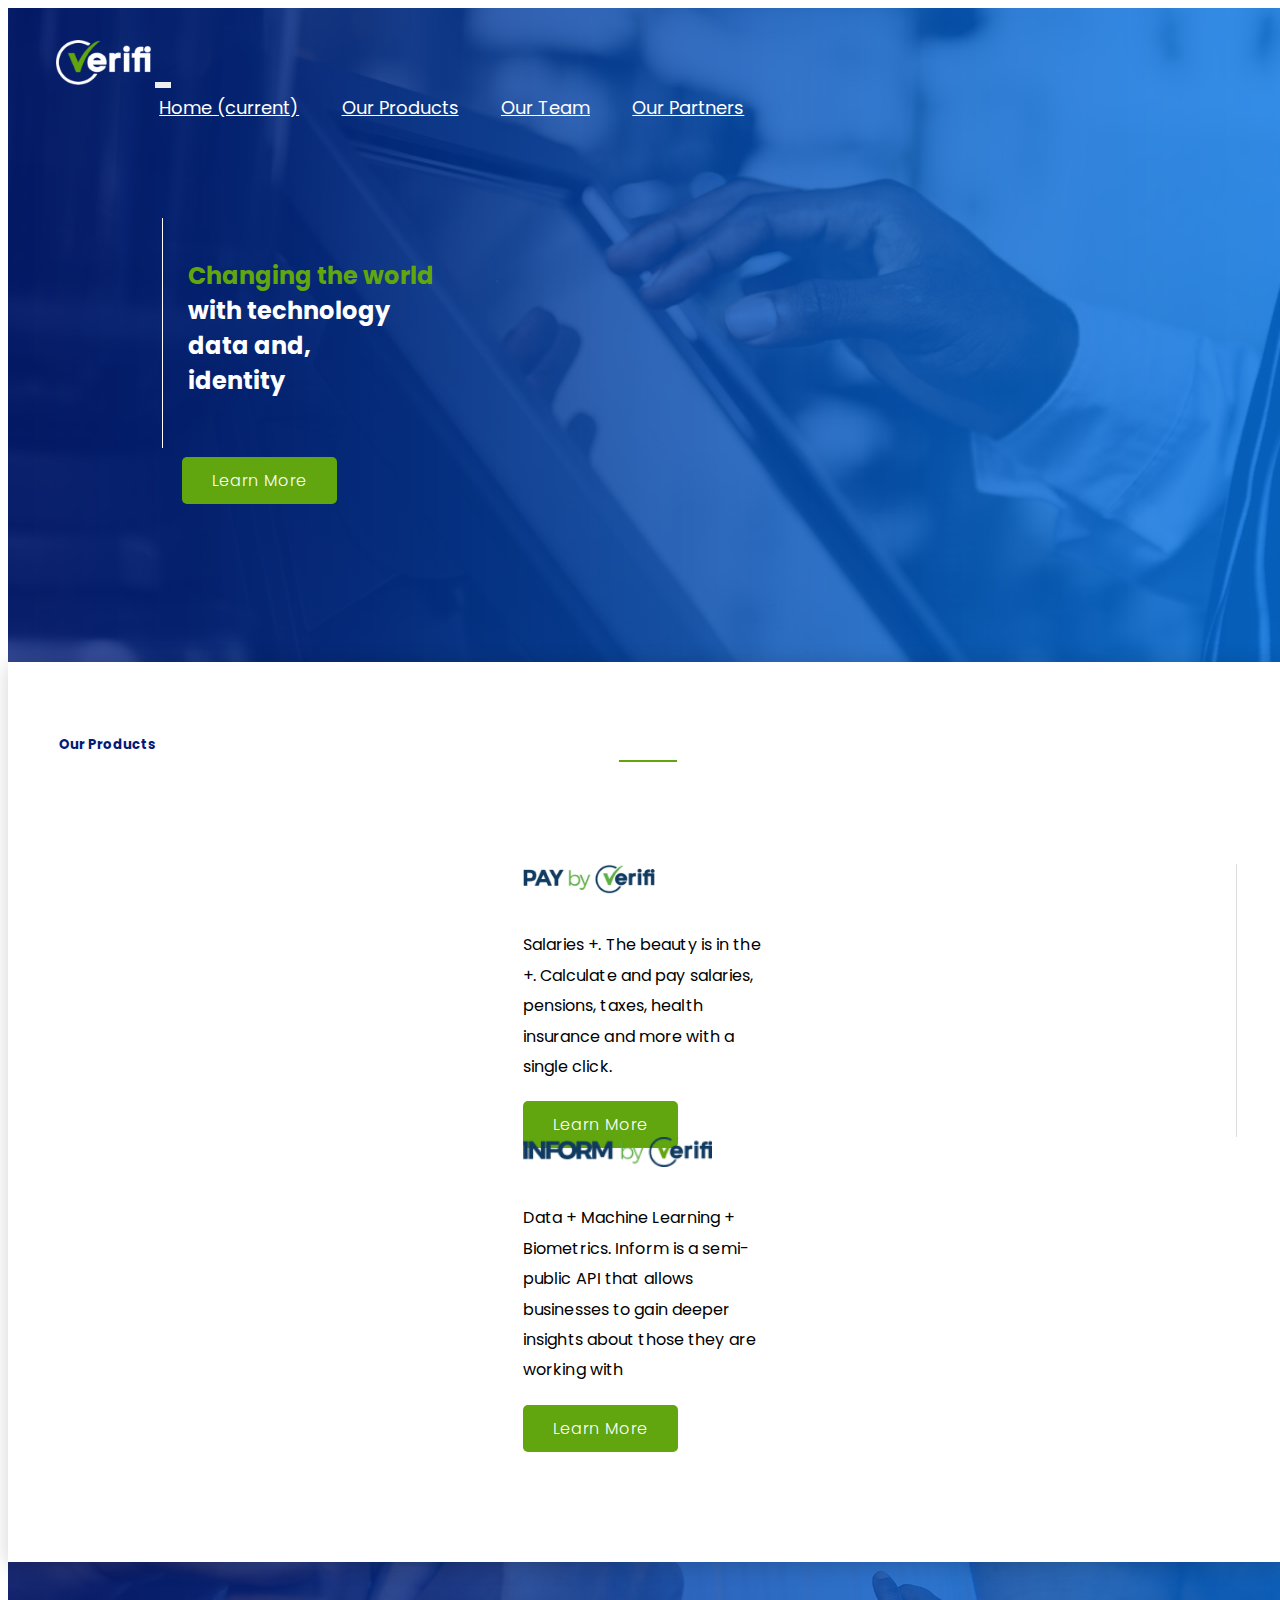
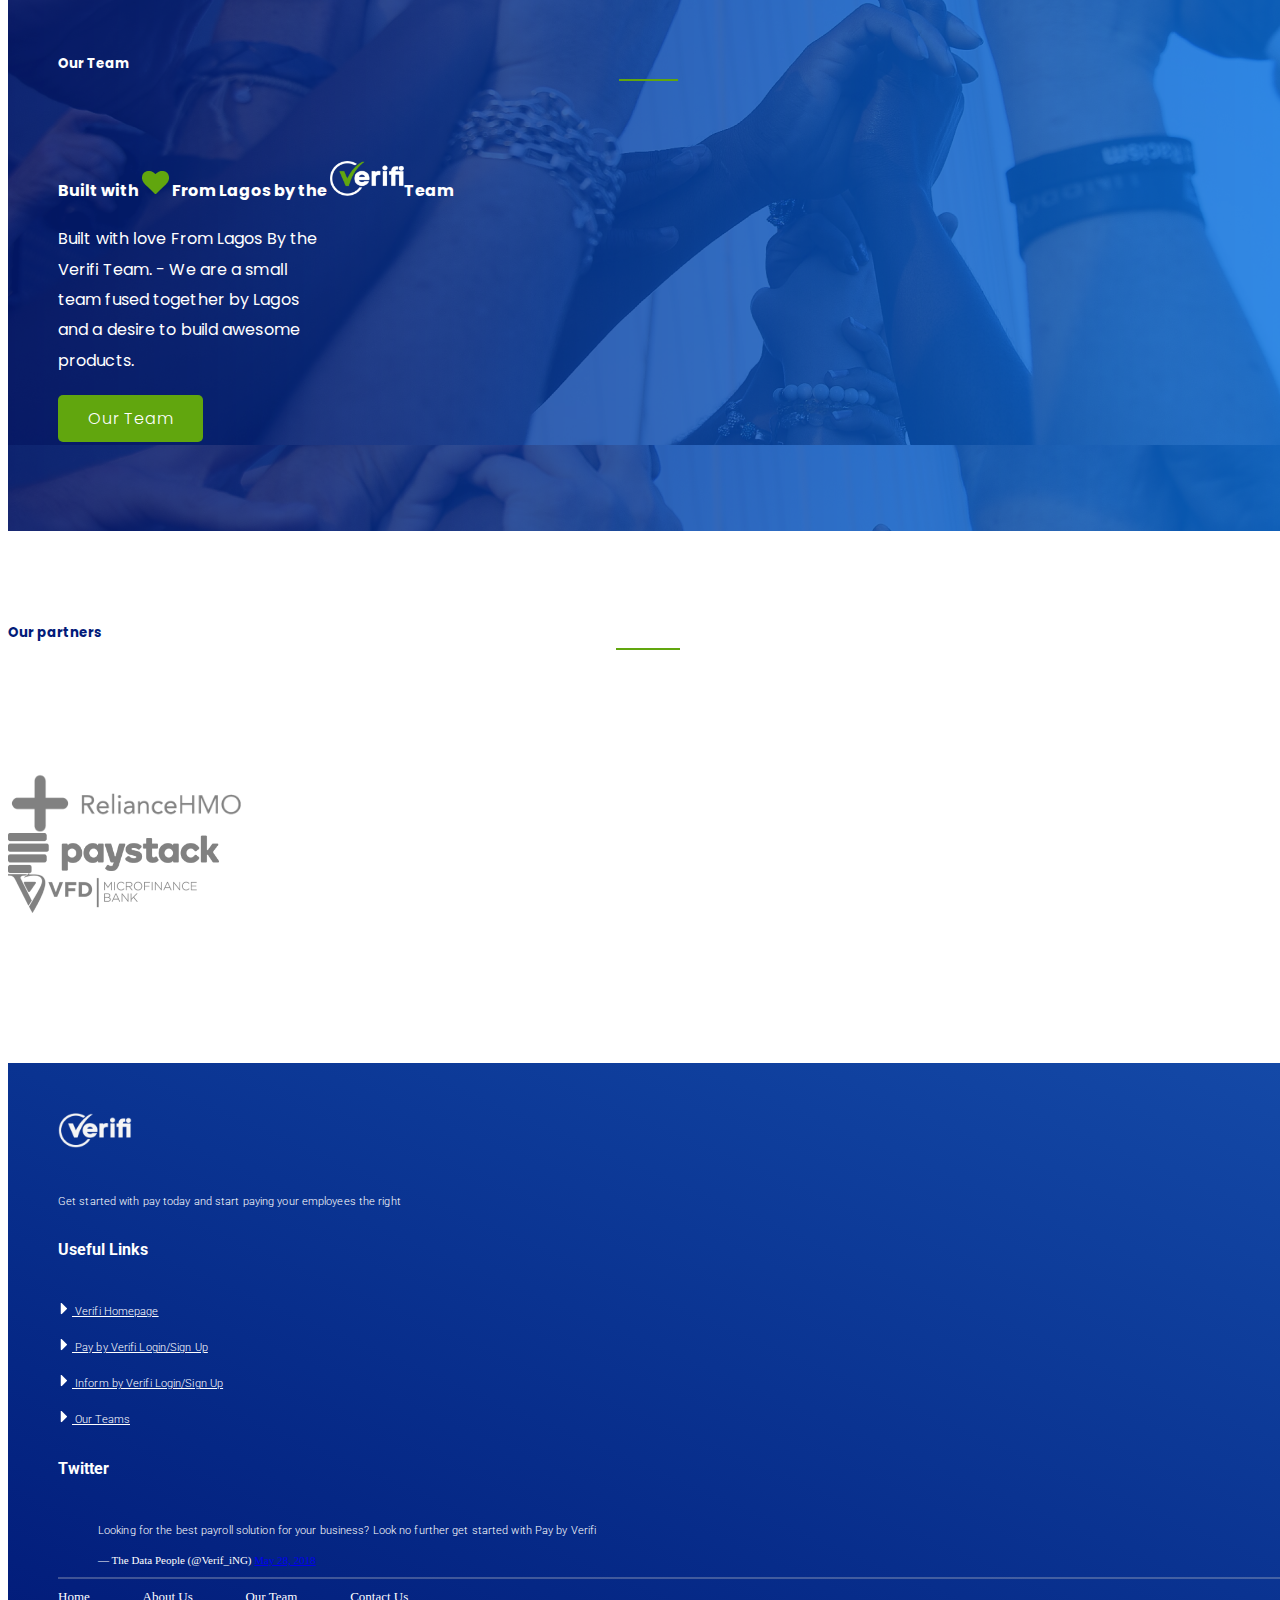
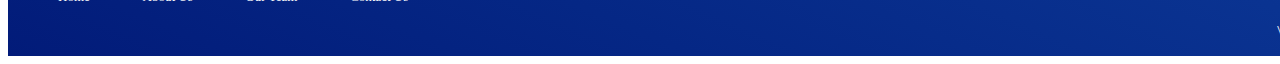
<file: index.html>
<!DOCTYPE HTML PUBLIC "-//W3C//DTD HTML 4.0 Transitional//EN">
<html lang="en">

<head>

    <meta charset="utf-8">
    <meta http-equiv="X-UA-Compatible" content="IE=edge">
    <meta name="viewport" content="width=device-width, initial-scale=1, shrink-to-fit=no">

    <title>Verifi</title>

    <link href="https://fonts.googleapis.com/css?family=Roboto:300,400,500,700" rel="stylesheet">
    <link href="https://fonts.googleapis.com/css?family=Poppins:300,400,500" rel="stylesheet">

    <link rel="stylesheet" href="css/main.css" />
    <link rel="stylesheet" href="https://stackpath.bootstrapcdn.com/bootstrap/4.1.1/css/bootstrap.min.css" integrity="sha384-WskhaSGFgHYWDcbwN70/dfYBj47jz9qbsMId/iRN3ewGhXQFZCSftd1LZCfmhktB" crossorigin="anonymous">
    <link rel="stylesheet" href="https://cdnjs.cloudflare.com/ajax/libs/animate.css/3.5.2/animate.min.css" />

    <style>
        .wow {
            visibility: hidden;
        }
    </style>
</head>

<body id="top" data-spy="scroll" data-target=".navbar" data-offset="100">
    <div class="wrapper home">

        <!--header-->
        <header class="main" id="section1">
            <div class="jumbotron main-bg">
                <div class="layer"></div>
                <nav class="navbar navbar-expand-lg navbar-dark">
                    <div class="container-fluid">
                        <a class="navbar-brand" href="index.html"><img src="img/logo.png" height="45px" /></a>
                        <button class="navbar-toggler" type="button" data-toggle="collapse" data-target="#navbar2" aria-controls="navbar2" aria-expanded="false" aria-label="Toggle navigation">
				    <span class="navbar-toggler-icon"></span>
				  	</button>
                        <div class="collapse navbar-collapse" id="navbar2">
                            <div class="navbar-nav">
                                <a class="nav-item nav-link" href="#section1">Home <span class="sr-only">(current)</span></a>
                                <a class="nav-item nav-link" href="#section2">Our Products</a>
                                <a class="nav-item nav-link" href="#section3">Our Team</a>
                                <a class="nav-item nav-link" href="#section4">Our Partners</a>
                            </div>
                        </div>
                    </div>
                </nav>
                <div class="container main-text wow animated fadeInLeft" data-wow-duration="1s" data-wow-delay=".5s">
                    <h2 class="white"><span class="green">Changing the world</span><br/> with technology<br/>data and,<br/>identity</h2>
                    <a class="main-btn ml-20">Learn More</a>
                </div>
            </div>
        </header>

        <section class="products col-md-10 centered" id="section2">
            <h5 class="pb-80 txt text-center">Our Products</h5>
            <div class="container-fluid">
                <div class="row">
                    <div class="col-md-6 left" style="border-right: 1px solid #dddddd;">
                        <div style="width: 250px; margin: auto;">
                            <img src="img/pv.png" class="mb-20" height="30px">
                            <p class="mb-30">Salaries +. The beauty is in the +. Calculate and pay salaries, pensions, taxes, health insurance and more with a single click.</p>
                            <a class="main-btn" href="" role="button">Learn More</a>
                        </div>
                    </div>
                    <div class="col-md-6 right">
                        <div style="width: 250px; margin: auto;">
                            <img src="img/iv.png" class="mb-20" height="30px;">
                            <p class="mb-30">Data + Machine Learning + Biometrics. Inform is a semi-public API that allows businesses to gain deeper insights about those they are working with</p>
                            <a class="main-btn" href="" role="button">Learn More</a>
                        </div>
                    </div>
                </div>
        </section>

        <section class="team" id="section3">
            <h5 class="pb-50 txt text-center">Our Team</h5>
            <div class="container">
                <div class="row">
                    <div class="col-md-7 left">
                        <h4 class="mt-30">Built with <img src="img/heart.png"> From Lagos by the <img src="img/logo.png" height="35">Team</h4>
                    </div>
                    <div class="col-md-5 right">
                        <p style="width: 260px;" class="mb-30">Built with love From Lagos By the Verifi Team. - We are a small team fused together by Lagos and a desire to build awesome products.</p>
                        <a class="main-btn" href="team.html" role="button">Our Team</a>
                    </div>
                </div>
            </div>
        </section>

        <section class="partners" id="section4">
            <h5 class="pb-100 txt text-center">Our partners</h5>
            <div class="container-fluid">
                <div class="row text-center">
                    <div class="col-lg-4"><img src="img/reliance.png" height="60px"></div>
                    <div class="col-lg-4"><img src="img/paystack.png" height="40px"></div>
                    <div class="col-lg-4"><img src="img/vfd.png" height="40px"></div>
                </div>
        </section>




        </div>

        <footer>

            <div class="container-fluid">
                <div class="row up">
                    <div class="col-md-4">
                        <img class="mb-30" src="img/logo-white.png" height="35">
                        <p>Get started with pay today and start paying your employees the right </p>

                        <!--  <p>795 Folsom Ave, Suite 600<br/>San Francisco, CA 94107</p>
                        <p>Call: +0123 456 78910<br/>info@flattheme.com</p> -->
                    </div>
                    <!-- <div class="col-md-3">
                        <h5 class="mb-40">Recent Post</h5>
                        <p>Lorem ipsum dolor sit amet, consectetur adipiscing elit, sed do eiusmod tempor incididunt.
                            <p>
                                <p>January 28th 2015</p>
                                <hr/>
                                <p>Lorem ipsum dolor sit amet, consectetur adipiscing elit, sed do eiusmod tempor incididunt.
                                    <p>
                                        <p>January 28th 2015</p> 
                    </div>-->
                    <div class="col-md-3 UsefulLinks ml-1">
                        <h5 class="mb-40">Useful Links</h5>
                        <p>
                            <a href="http://verifi.ng"><img src="img/arrowhead.png" class="mr-2"> Verifi Homepage</a>
                        </p>
                        <p>
                            <a href="http://verifi.ng/pay"><img src="img/arrowhead.png" class="mr-2"> Pay by Verifi Login/Sign Up</a>
                        </p>
                        <p>
                            <a href="http://verifi.ng/Inform"><img src="img/arrowhead.png" class="mr-2"> Inform by Verifi Login/Sign Up</a>
                        </p>
                        <p>
                            <a href="http://verifi.ng/team"><img src="img/arrowhead.png" class="mr-2"> Our Teams</a>
                        </p>

                    </div>
                    <div class="col-md-4">
                        <h5 class="mb-40">Twitter</h5>
                        <blockquote class="twitter-tweet" data-theme="light">
                            <p lang="en" dir="ltr">Looking for the best payroll solution for your business? Look no further get started with Pay by Verifi</p>&mdash; The Data People (@Verif_iNG) <a href="https://twitter.com/Verif_iNG/status/1000897239273832449?ref_src=twsrc%5Etfw">May 28, 2018</a></blockquote>
                        <script async src="https://platform.twitter.com/widgets.js" charset="utf-8"></script>
                    </div>

                </div>

                <hr/>
                <div class="row down">
                    <div class="col-md-9">
                        <nav class="nav">
                            <a class="nav-link active" href="index.html">Home</a>
                            <a class="nav-link" href="#">About Us</a>
                            <a class="nav-link" href="team.html">Our Team</a>
                            <a class="nav-link" href="#">Contact Us</a>
                        </nav>
                    </div>
                    <div class="col-md-3">
                        <p>Verifi 2018</p>
                    </div>
                </div>
            </div>

        </footer>





        <script src="https://code.jquery.com/jquery-3.3.1.slim.min.js" integrity="sha384-q8i/X+965DzO0rT7abK41JStQIAqVgRVzpbzo5smXKp4YfRvH+8abtTE1Pi6jizo" crossorigin="anonymous"></script>
        <script src="https://cdnjs.cloudflare.com/ajax/libs/popper.js/1.14.3/umd/popper.min.js" integrity="sha384-ZMP7rVo3mIykV+2+9J3UJ46jBk0WLaUAdn689aCwoqbBJiSnjAK/l8WvCWPIPm49" crossorigin="anonymous"></script>
        <script src="https://stackpath.bootstrapcdn.com/bootstrap/4.1.1/js/bootstrap.min.js" integrity="sha384-smHYKdLADwkXOn1EmN1qk/HfnUcbVRZyYmZ4qpPea6sjB/pTJ0euyQp0Mk8ck+5T" crossorigin="anonymous"></script>

        <script src="js/wow.min.js"></script>
        <script>
            wow = new WOW({
                boxClass: 'wow',
                animateClass: 'animated',
                offset: 100,
                mobile: true,
                live: true
            });
            wow.init();
        </script>


</body>

</html>
</file>
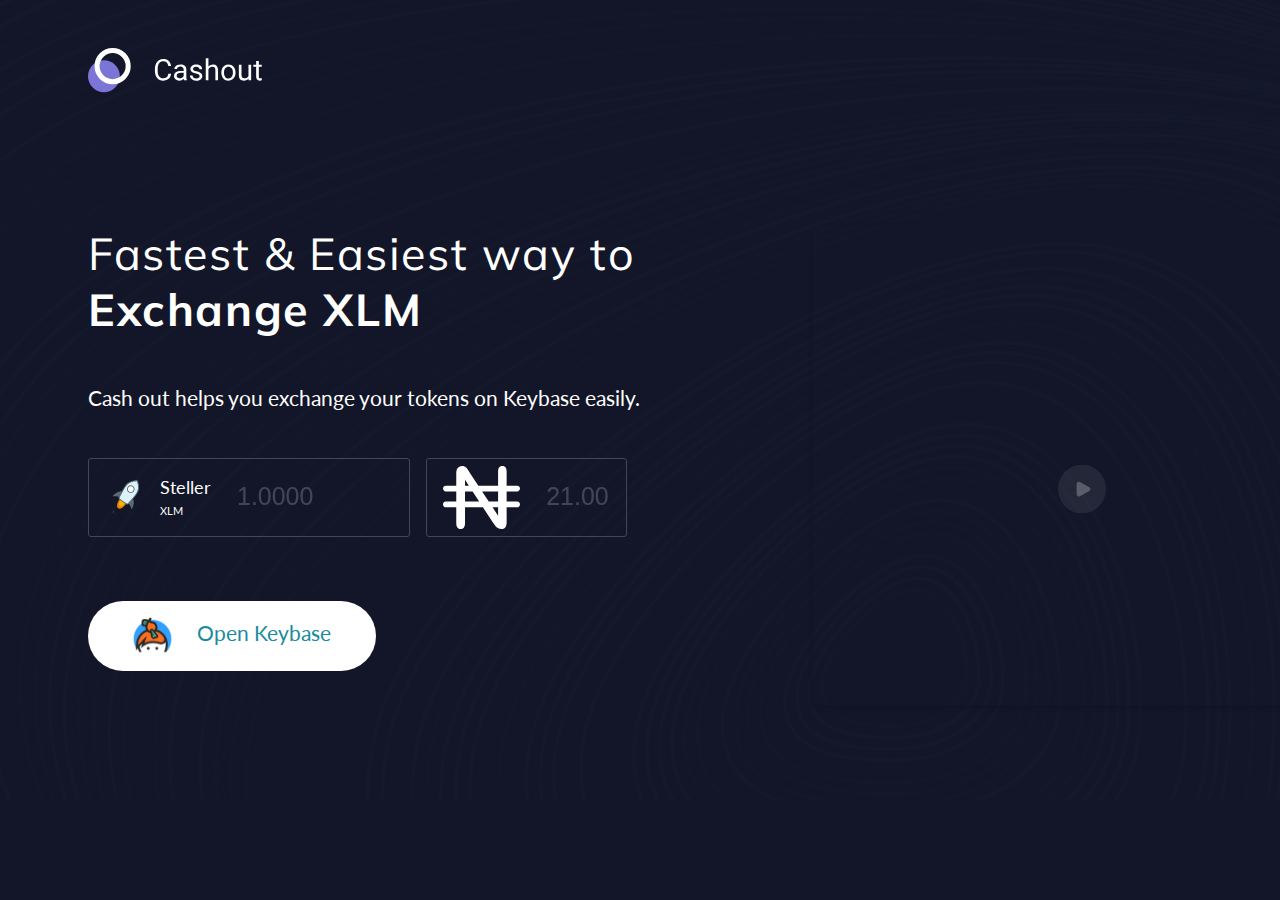
<file: Desktop/cashout-landing/index.html>
<!DOCTYPE html>
<html lang="en">

<head>

    <!-- Basic Page Needs
  –––––––––––––––––––––––––––––––––––––––––––––––––– -->
    <meta charset="utf-8">
    <title>Your page title here :)</title>
    <meta name="description" content="">
    <meta name="author" content="">

    <!-- Mobile Specific Metas
  –––––––––––––––––––––––––––––––––––––––––––––––––– -->
    <meta name="viewport" content="width=device-width, initial-scale=1">

    <!-- FONT
  –––––––––––––––––––––––––––––––––––––––––––––––––– -->
    <link href="//fonts.googleapis.com/css?family=Raleway:400,300,600" rel="stylesheet" type="text/css">
    <link href="https://fonts.googleapis.com/css?family=Muli&display=swap" rel="stylesheet">
    <link href="https://fonts.googleapis.com/css?family=Lato&display=swap" rel="stylesheet">

    <!-- CSS
  –––––––––––––––––––––––––––––––––––––––––––––––––– -->

    <link rel="stylesheet" href="css/Video-card.css">
    <link rel="stylesheet" href="css/main.css">
    <!-- Favicon
  –––––––––––––––––––––––––––––––––––––––––––––––––– -->
    <link rel="icon" type="image/png" href="images/favicon.png">

</head>

<body>

    <!-- Primary Page Layout
  –––––––––––––––––––––––––––––––––––––––––––––––––– -->
    <div class="container">
        <nav class="nav">
            <div class="logo">
                <img class="logo-x" src="./images/logo.svg" alt="logo">
            </div>
            <!-- <div class="btn btn-prm">
                Get Notified
            </div> -->
        </nav>
        <main>
            <div class="row">
                <div class="column">
                    <h1 class="main-header">
                        <div class="green-border-big"> </div>
                        <span class="light"> Fastest & Easiest way to</span> <br> Exchange XLM
                    </h1>
                    <p class="main-txt">
                        Cash out helps you exchange your tokens on Keybase easily.
                    </p>
                    <div class="rectangle">
                        <div class="container-form">
                            <img src="images/stellar-coin 1.svg" id="input-img">
                            <p class="crypto-text">
                                Steller <br> <span class="crypto-text-sm">  XLM </span>
                            </p>
                            <input class="input" type="text" value="" placeholder="1.0000" />
                        </div>
                        <div class="container-form-2">
                            <img src="images/Naira.svg" id="input-img">
                            <input class="input" type="text" value="" placeholder="21.00" />
                        </div>
                    </div>
                    <div class="btn btn-sec">
                        Open Keybase
                    </div>
                </div>
                <div class="column">
                    <div class="card">
                        <div class="card-play"></div>
                        <div class="card-video">
                            <iframe id="video" src="https://www.youtube.com/embed/JE9z-gy4De4?enablejsapi=1&amp;html5=1&amp;iv_load_policy=3&amp;rel=0&amp;showinfo=0" frameborder="0" allowfullscreen="allowfullscreen"></iframe>
                        </div>
                    </div>
                </div>
            </div>
        </main>
    </div>



    <!-- End Document
  –––––––––––––––––––––––––––––––––––––––––––––––––– -->
    <!-- Js
  –––––––––––––––––––––––––––––––––––––––––––––––––– -->
    <script src="js/main.js"></script>


</body>

</html>
</file>
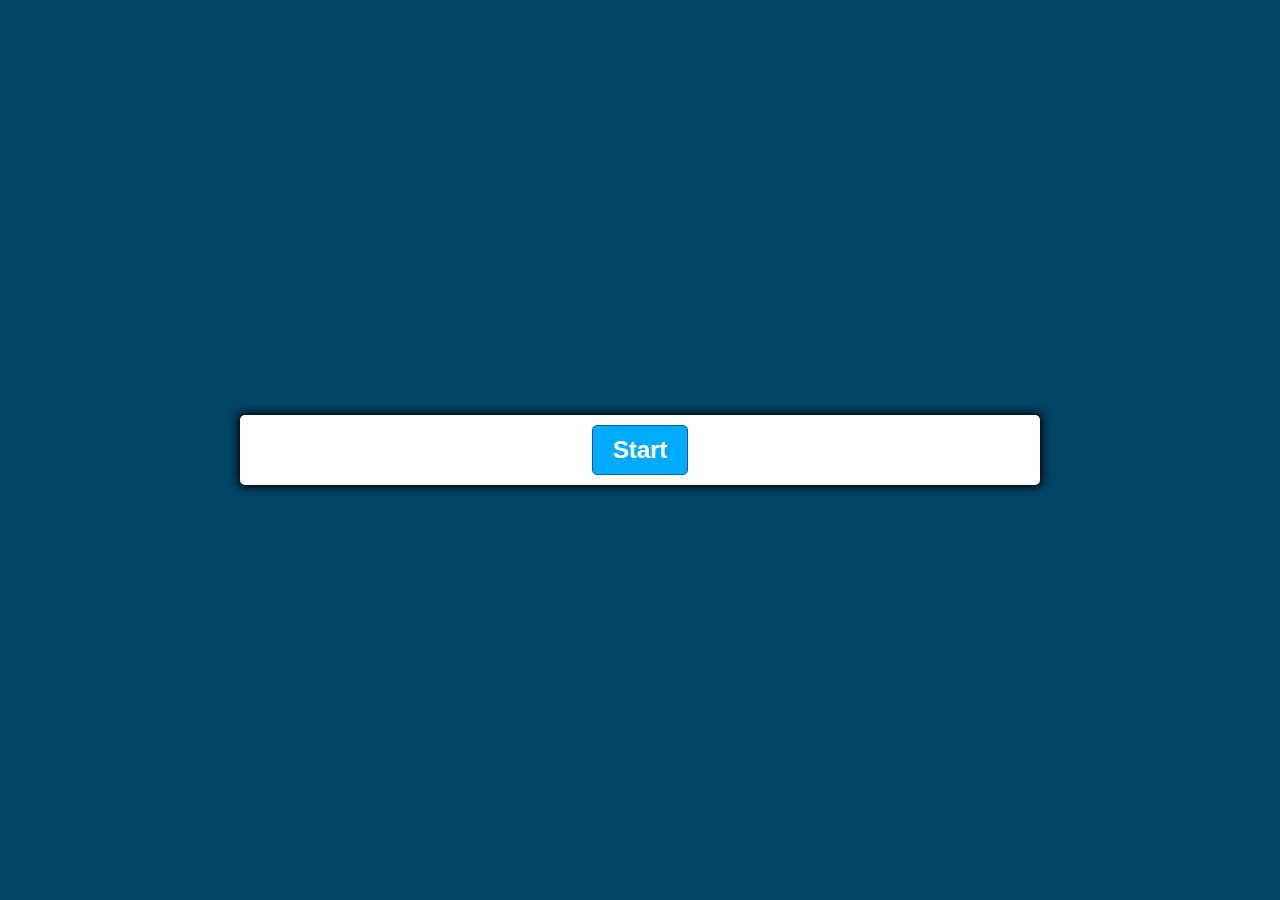
<file: Desktop/js-quiz/index.html>
<!DOCTYPE html>
<html lang="en">

<head>

    <!-- Basic Page Needs
  –––––––––––––––––––––––––––––––––––––––––––––––––– -->
    <meta charset="utf-8">
    <title>Your page title here :)</title>
    <meta name="description" content="">
    <meta name="author" content="">

    <!-- Mobile Specific Metas
  –––––––––––––––––––––––––––––––––––––––––––––––––– -->
    <meta name="viewport" content="width=device-width, initial-scale=1">

    <!-- FONT
  –––––––––––––––––––––––––––––––––––––––––––––––––– -->
    <link href="//fonts.googleapis.com/css?family=Raleway:400,300,600" rel="stylesheet" type="text/css">

    <!-- CSS
  –––––––––––––––––––––––––––––––––––––––––––––––––– -->
    <link rel="stylesheet" href="css/main.css">
    <!-- Favicon
  –––––––––––––––––––––––––––––––––––––––––––––––––– -->
    <link rel="icon" type="image/png" href="images/favicon.png">

</head>

<body>

    <!-- Primary Page Layout
  –––––––––––––––––––––––––––––––––––––––––––––––––– -->
    <div class="container">
        <div id="question-container" class="hide">
            <div id="question">Question</div>
            <div id="answer-buttons" class="btn-grid">
                <button class="btn">Answer 1</button>
                <button class="btn">Answer 2</button>
                <button class="btn">Answer 3</button>
                <button class="btn">Answer 4</button>
            </div>
        </div>
        <div class="controls">
            <button id="start-btn" class="start-btn btn">Start</button>
            <button id="next-btn" class="next-btn btn hide">Next</button>
        </div>
    </div>



    <!-- End Document
  –––––––––––––––––––––––––––––––––––––––––––––––––– -->
    <!-- Js
  –––––––––––––––––––––––––––––––––––––––––––––––––– -->
    <script src="js/main.js"></script>

</body>

</html>
</file>
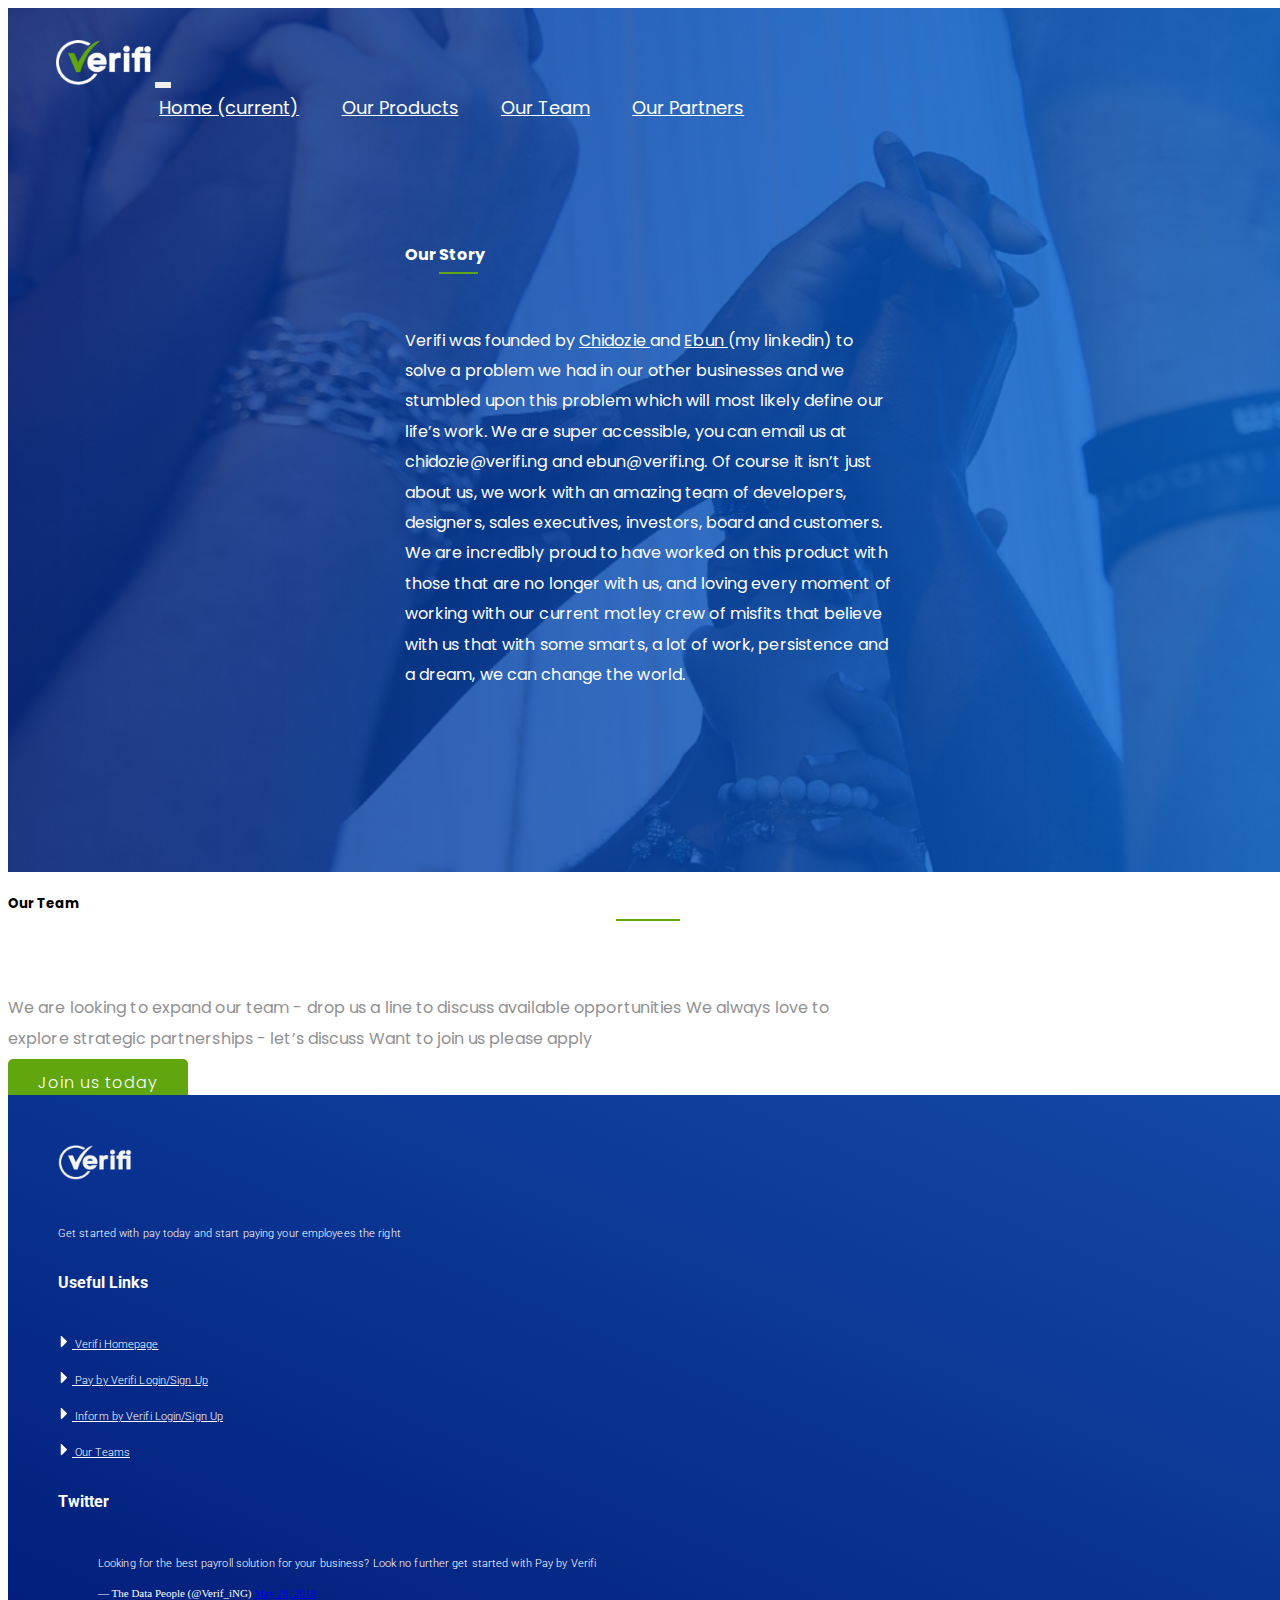
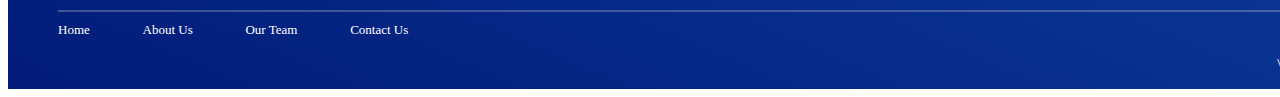
<file: team.html>
<!DOCTYPE HTML PUBLIC "-//W3C//DTD HTML 4.0 Transitional//EN">
<html lang="en">

<head>

    <meta charset="utf-8">
    <meta http-equiv="X-UA-Compatible" content="IE=edge">
    <meta name="viewport" content="width=device-width, initial-scale=1, shrink-to-fit=no">

    <title>Verifi</title>

    <link href="https://fonts.googleapis.com/css?family=Roboto:300,400,500,700" rel="stylesheet">
    <link href="https://fonts.googleapis.com/css?family=Poppins:300,400,500" rel="stylesheet">

    <link rel="stylesheet" href="css/main.css" />
    <link rel="stylesheet" href="https://stackpath.bootstrapcdn.com/bootstrap/4.1.1/css/bootstrap.min.css" integrity="sha384-WskhaSGFgHYWDcbwN70/dfYBj47jz9qbsMId/iRN3ewGhXQFZCSftd1LZCfmhktB" crossorigin="anonymous">
    <link rel="stylesheet" href="https://cdnjs.cloudflare.com/ajax/libs/animate.css/3.5.2/animate.min.css" />

    <style>
        .wow {
            visibility: hidden;
        }
    </style>
</head>

<body id="top">
    <div class="wrapper ourteam">

        <!--header-->
        <header class="main">
            <div class="jumbotron main-bg">
                <nav class="navbar navbar-expand-lg navbar-dark">
                    <div class="container-fluid">
                        <a class="navbar-brand" href="index.html"><img src="img/logo.png" height="45px" /></a>
                        <button class="navbar-toggler" type="button" data-toggle="collapse" data-target="#navbar2" aria-controls="navbar2" aria-expanded="false" aria-label="Toggle navigation">
				<span class="navbar-toggler-icon"></span>
				</button>
                        <div class="collapse navbar-collapse" id="navbar2">
                            <div class="navbar-nav">
                                <a class="nav-item nav-link active" href="index.html">Home <span class="sr-only">(current)</span></a>
                                <a class="nav-item nav-link" href="products.html">Our Products</a>
                                <a class="nav-item nav-link" href="team.html">Our Team</a>
                                <a class="nav-item nav-link" href="partners.html">Our Partners</a>
                            </div>
                        </div>
                    </div>
                </nav>
                <div>

                    <div class="container main-text">
                        <h4 class="txt-l">Our Story</h4>
                        <p>Verifi was founded by <a href="https://www.linkedin.com/in/chidozie-david-okonkwo-32853638/">Chidozie </a> and <a href="https://www.linkedin.com/in/ebun-okubanjo-0a5359161/">Ebun </a> (my linkedin) to solve a problem we had in
                            our other businesses and we stumbled upon this problem which will most likely define our life’s work. We are super accessible, you can email us at chidozie@verifi.ng and ebun@verifi.ng. Of course it isn’t just about us, we
                            work with an amazing team of developers, designers, sales executives, investors, board and customers. We are incredibly proud to have worked on this product with those that are no longer with us, and loving every moment of
                            working with our current motley crew of misfits that believe with us that with some smarts, a lot of work, persistence and a dream, we can change the world.
                        </p>
                    </div>
                </div>
        </header>

        <section>
            <div class="container-fluid">
                <h5 class="pb-50 txt text-center">Our Team</h5>
                <div class="container">
                    <div class="row">
                        <div class="col-md-6" style="color:#929191;">
                            <p>We are looking to expand our team - drop us a line to discuss available opportunities We always love to explore strategic partnerships - let’s discuss Want to join us please apply
                            </p>
                        </div>
                        <div class="col-md-3 ml-5 mt-4">

                            <a class="main-btn" href="mailto:people@verifi.ng" role="button">Join us today</a>
                        </div>
                    </div>
                </div>
            </div>
        </section>

        </div>

        <footer>

            <div class="container-fluid">
                <div class="row up">
                    <div class="col-md-4">
                        <img class="mb-30" src="img/logo-white.png" height="35">
                        <p>Get started with pay today and start paying your employees the right </p>

                        <!--  <p>795 Folsom Ave, Suite 600<br/>San Francisco, CA 94107</p>
							<p>Call: +0123 456 78910<br/>info@flattheme.com</p> -->
                    </div>
                    <!-- <div class="col-md-3">
							<h5 class="mb-40">Recent Post</h5>
							<p>Lorem ipsum dolor sit amet, consectetur adipiscing elit, sed do eiusmod tempor incididunt.
								<p>
									<p>January 28th 2015</p>
									<hr/>
									<p>Lorem ipsum dolor sit amet, consectetur adipiscing elit, sed do eiusmod tempor incididunt.
										<p>
											<p>January 28th 2015</p> 
						</div>-->
                    <div class="col-md-3 UsefulLinks ml-1">
                        <h5 class="mb-40">Useful Links</h5>
                        <p>
                            <a href="http://verifi.ng"><img src="img/arrowhead.png" class="mr-2"> Verifi Homepage</a>
                        </p>
                        <p>
                            <a href="http://verifi.ng/pay"><img src="img/arrowhead.png" class="mr-2"> Pay by Verifi Login/Sign Up</a>
                        </p>
                        <p>
                            <a href="http://verifi.ng/Inform"><img src="img/arrowhead.png" class="mr-2"> Inform by Verifi Login/Sign Up</a>
                        </p>
                        <p>
                            <a href="http://verifi.ng/team"><img src="img/arrowhead.png" class="mr-2"> Our Teams</a>
                        </p>

                    </div>
                    <div class="col-md-4">
                        <h5 class="mb-40">Twitter</h5>
                        <blockquote class="twitter-tweet" data-theme="light">
                            <p lang="en" dir="ltr">Looking for the best payroll solution for your business? Look no further get started with Pay by Verifi</p>&mdash; The Data People (@Verif_iNG) <a href="https://twitter.com/Verif_iNG/status/1000897239273832449?ref_src=twsrc%5Etfw">May 28, 2018</a></blockquote>
                        <script async src="https://platform.twitter.com/widgets.js" charset="utf-8"></script>
                    </div>

                </div>

                <hr/>
                <div class="row down">
                    <div class="col-md-9">
                        <nav class="nav">
                            <a class="nav-link active" href="index.html">Home</a>
                            <a class="nav-link" href="#">About Us</a>
                            <a class="nav-link" href="team.html">Our Team</a>
                            <a class="nav-link" href="#">Contact Us</a>
                        </nav>
                    </div>
                    <div class="col-md-3">
                        <p>Verifi 2018</p>
                    </div>
                </div>
            </div>

        </footer>






        <script src="https://code.jquery.com/jquery-3.3.1.slim.min.js" integrity="sha384-q8i/X+965DzO0rT7abK41JStQIAqVgRVzpbzo5smXKp4YfRvH+8abtTE1Pi6jizo" crossorigin="anonymous"></script>
        <script src="https://cdnjs.cloudflare.com/ajax/libs/popper.js/1.14.3/umd/popper.min.js" integrity="sha384-ZMP7rVo3mIykV+2+9J3UJ46jBk0WLaUAdn689aCwoqbBJiSnjAK/l8WvCWPIPm49" crossorigin="anonymous"></script>
        <script src="https://stackpath.bootstrapcdn.com/bootstrap/4.1.1/js/bootstrap.min.js" integrity="sha384-smHYKdLADwkXOn1EmN1qk/HfnUcbVRZyYmZ4qpPea6sjB/pTJ0euyQp0Mk8ck+5T" crossorigin="anonymous"></script>

        <script src="js/wow.min.js"></script>
        <script>
            wow = new WOW({
                boxClass: 'wow',
                animateClass: 'animated',
                offset: 100,
                mobile: true,
                live: true
            });
            wow.init();
        </script>


</body>

</html>
</file>
<file: css/main.css>
body {
    position: relative;
    width: 100%;
    min-height: 100%;
    display: flex;
    flex-direction: column;
}

.wrapper {
    flex: 1;
}

.mb-20 {
    margin-bottom: 20px !important;
}

.mt-30 {
    margin-top: 30px !important;
}

.mt-50 {
    margin-top: 50px !important;
}

.mb-30 {
    margin-bottom: 30px !important;
}

.mb-40 {
    margin-bottom: 40px !important;
}

.mb-50 {
    margin-bottom: 50px !important;
}

.mt-100 {
    margin-top: 100px !important;
}

.mt-160 {
    margin-top: 160px !important;
}

.pt-20 {
    padding-top: 20px !important;
}

.pb-20 {
    padding-bottom: 20px !important;
}

.pb-50 {
    padding-bottom: 50px !important;
}

.pb-80 {
    padding-bottom: 80px !important;
}

.pb-100 {
    padding-bottom: 100px !important;
}

.ml-20 {
    margin-left: 20px !important;
}

.mr-2 {
    margin-right: 2px !important;
}

.centered {
    margin: auto;
}

.black {
    color: black;
}

.white {
    color: white;
}

.green {
    color: #61A60E;
}

p,
h2,
h3,
h4,
h5,
h6 {
    font-family: 'Poppins', sans-serif !important;
}

h1 {
    font-family: 'Roboto', sans-serif !important;
}

p {
    font-weight: 400;
    line-height: 1.9rem;
    letter-spacing: 0.1px;
}

hr {
    border: 0.4px solid #cccccc !important;
    margin: 10px 0;
    opacity: 0.3;
}

footer {
    background-image: linear-gradient(to right top, #021b79, #052785, #0a3391, #0f3f9d, #154ba9);
    font-size: 11px;
    padding: 50px 50px 0 50px;
    color: white;
    width: 100%;
    margin-bottom: 0;
}

footer p {
    line-height: 25px !important;
    font-weight: 300;
    font-family: 'Roboto', sans-serif !important;
}

footer h5 {
    font-size: 16px !important;
    font-family: 'Roboto', sans-serif !important;
}

footer .down a {
    text-decoration: none;
    color: white;
    font-size: 13px;
    font-weight: 300;
    padding-right: 50px;
}

footer .nav-link {
    padding: .5rem 0rem;
}

footer .down p {
    font-size: 13px;
    float: right;
}

.navbar-nav {
    padding-top: 5px;
    padding-left: 100px !important;
}

.navbar-expand-lg .navbar-nav .nav-link {
    padding-left: 1.2rem !important;
    padding-right: 1.2rem !important;
    color: white !important;
    cursor: pointer;
}

.navbar-dark .navbar-nav .nav-link {
    font-family: 'Poppins', sans-serif !important;
    font-weight: 400;
    font-size: 18px !important;
    text-align: right !important;
}

.navbar-brand {
    padding-left: 1rem !important;
}

.navbar-dark .navbar-toggler {
    border-color: transparent !important;
}


/*Home Page*/

.home .main .jumbotron {
    background-image: url('../img/header-img2.png');
    background-size: cover;
    height: 700px;
    background-position: center;
    border-radius: 0px !important;
}

.jumbotron {
    padding: 2rem 2rem !important;
}

.home .main h2 {
    border-left: 1px solid white;
    padding: 40px 0 50px 25px;
    margin-bottom: 20px;
}

.home .main .main-text {
    margin-left: 10%;
    margin-top: 8%;
}

.main-btn {
    font-family: 'Poppins', sans-serif !important;
    font-weight: 300;
    color: white !important;
    text-decoration: none !important;
    font-size: 16px !important;
    border-radius: 5px;
    letter-spacing: 1px;
    background-color: #61A60E;
    border: transparent !important;
    padding: 12px 30px;
    outline: none !important;
    cursor: pointer;
}

.main-btn:hover {
    color: white;
    background-color: #4d8609;
    border-color: transparent !important;
    transition: background-color 1s, color 1s;
}

.alt-btn {
    font-family: 'Poppins', sans-serif !important;
    font-weight: 300;
    color: white !important;
    text-decoration: none !important;
    font-size: 16px !important;
    border-radius: 5px;
    letter-spacing: 1px;
    background-color: transparent !important;
    border: 1px solid #61A60E !important;
    padding: 12px 30px;
    outline: none !important;
    cursor: pointer;
}

.alt-btn:hover {
    color: white;
    background-color: #61A60E !important;
    transition: background-color 1s, color 1s;
}

.txt:after {
    content: "";
    display: block;
    margin: 0 auto;
    width: 5%;
    padding-top: 5px;
    border-bottom: 2px solid #61A60E;
}

.txt-l:after {
    content: "";
    display: block;
    margin: 0 7%;
    width: 8%;
    padding-top: 5px;
    border-bottom: 2px solid #61A60E;
}

.home .products {
    border: 1px solid white;
    background-color: white !important;
    box-shadow: 1px 3px 20px rgba(17, 17, 17, 0.2);
    padding: 50px 50px 120px 50px;
    position: relative !important;
    top: -110;
    z-index: 2;
}

.home .products h5,
.home .partners h5 {
    color: #021B79;
}

.home .products p {
    width: 240px;
}

.home .team {
    background-image: url('../img/team.png');
    padding: 70px 50px 100px 50px;
    position: relative;
    top: -180;
    z-index: -4;
    color: white;
}

.home .team h5 {
    padding-top: 70px;
}

.home .partners {
    padding-bottom: 150px;
    margin-top: -110px;
}


/*Our Team*/

.ourteam .main .jumbotron {
    background-image: url('../img/team.png');
    background-size: cover;
    height: 800px;
    background-position: center;
    border-radius: 0px !important;
    color: white
}

.ourteam .main-text {
    padding-top: 100px;
    width: 40%;
    margin: auto;
}

.ourteam .main-text a {
    color: #fff;
}

.ourteam .main-text h4 {
    padding-bottom: 30px;
    font-weight: 300px;
}

.ourteam .images .img {
    color: white !important;
}

.img-content h5 {
    font-size: 14px !important;
    margin-bottom: 40px !important;
}

.img-content p {
    font-size: 13px !important;
}

.image-overlay {
    position: relative;
    max-width: 294px
}

.group-overlay {
    position: absolute;
    top: 0;
    left: 0;
    width: 100%;
    height: 100%;
    background-image: linear-gradient(to right bottom, #021b79, #083194, #0b47af, #0b5eca, #0575e6);
    padding-top: 20%;
    padding-left: 10%;
    padding-right: 10%;
    color: #fff;
    opacity: 0;
    transition: opacity .5s ease-out;
    -moz-transition: opacity .5s ease-out;
    -webkit-transition: opacity .5s ease-out;
    -o-transition: opacity .5s ease-out;
}

.image-overlay:hover .group-overlay {
    opacity: 1;
}

.ourteam .images .row .join {
    background-image: url('../img/staff.png');
    height: 442px;
    width: 294px;
}


/*MEDIA QUERIES*/

@media (min-width: 1440px) {
    .home .main .main-text {
        margin-left: 10%;
        margin-top: 5%;
    }
}

@media (min-width: 1024px) and (max-width: 1329px) {
    .container {
        max-width: 860px !important;
    }
}

@media (min-width: 768px) and (max-width: 1023px) {
    .home .main .main-text {
        margin-left: 10%;
        margin-top: 12%;
    }
    .container {
        max-width: 860px !important;
    }
    .home .partners {
        padding-bottom: 70px;
    }
    .home .partners h5 {
        padding-bottom: 50px !important;
    }
    .home .partners img {
        margin-bottom: 70px;
    }
    .ourteam .images .row .join {
        height: 339px;
        width: 226px;
    }
    .ourteam .images .row .join img {
        margin-top: 100px !important;
        height: 20% !important;
    }
    .ourteam .images .row .join p {
        margin-top: 100px !important;
    }
    .img-content h5 {
        font-size: 13px !important;
        margin-bottom: 20px !important;
    }
    .img-content p {
        font-size: 12px !important;
    }
    .group-overlay {
        padding-top: 10%
    }
}

@media (min-width: 320px) and (max-width: 414px) {
    .navbar-brand {
        padding-left: 0 !important;
    }
    .home .main .main-text {
        margin: 70px auto 0 auto;
    }
    .home .products {
        align-content: center;
        text-align: center;
        padding: 80px 50px 100px 50px;
    }
    .home .products p,
    .team .right p {
        width: 100% !important;
    }
    .products h5 {
        padding-bottom: 50px !important;
    }
    .home .products .col-md-6 {
        border-right: transparent !important;
    }
    .home .products .left {
        margin-bottom: 70px;
    }
    .home .team {
        margin-top: 50px;
        padding: 30px 50px 100px 50px;
        text-align: center;
    }
    .home .team .left h4 {
        margin-top: 0 !important;
        margin-bottom: 20px;
    }
    .home .partners {
        margin-top: -130;
        padding: 30px 50px 80px 50px;
    }
    .home .partners h5 {
        padding-bottom: 50px !important;
    }
    .home .partners img {
        margin-bottom: 70px;
    }
    footer {
        padding: 50px 20px 0 20px;
    }
    footer .up .col-md-3 h5 {
        margin-bottom: 25px !important;
    }
    footer .up .col-md-3 {
        margin-bottom: 40px;
    }
    .ourteam .main-text {
        padding-top: 50px;
        width: 100%;
        margin: auto;
    }
    .ourteam .images {
        padding: 20px 0 50px 0;
    }
}

.UsefulLinks a {
    color: #fff;
}
</file>
<file: Desktop/cashout-landing/css/Video-card.css>
/* ------------ CARD ------------ */

.card {
    margin-top: 8rem;
    width: 42vw;
    height: calc(9/16 * 42vw);
    max-width: calc(16/9 * 42vh);
    max-height: 42vh;
    display: flex;
    position: relative;
    border-radius: 6px;
    box-shadow: 0 3px 6px rgba(0, 0, 0, 0.16), 0 3px 6px rgba(0, 0, 0, 0.23);
    background: url("https://content.fortune.com/wp-content/uploads/2019/09/120millionUSD.png") center center/cover;
    overflow: hidden;
    opacity: .3;
    transition: opacity 0.3s ease-out;
}

.card-play {
    width: 48px;
    height: 48px;
    position: relative;
    z-index: 1;
    margin: auto;
    opacity: 1;
    background: url("../images/Group\ 175.svg") center center/cover;
    cursor: pointer;
}

.card-play:after {
    content: '';
    position: absolute;
    top: 50%;
    left: 50%;
    -webkit-transform: translate(-50%, -50%);
    transform: translate(-50%, -50%);
    border-radius: 50%;
    background: #000;
}

.card-video {
    display: none;
    position: absolute;
    top: 0;
    left: 0;
    bottom: 0;
    right: 0;
    z-index: 2;
    background: #000;
}

.card-video iframe {
    width: 100%;
    height: 100%;
}

.card:after {
    content: '';
    width: 250%;
    height: 250%;
    position: absolute;
    top: var(--y);
    left: var(--x);
    -webkit-transform: translate(-50%, -50%);
    transform: translate(-50%, -50%);
    opacity: 0;
    background: radial-gradient(circle closest-side, rgba(255, 255, 255, 0.3), transparent);
    transition: opacity 0.5s ease-out;
}


/* ------------ STATES ------------ */

.card:hover:after,
.card:hover {
    opacity: 1;
}

.card:hover:after,
.card:hover .card-play {
    opacity: 1;
}

.video-is-open:after {
    display: none;
}

.video-is-open .card-play {
    opacity: 1;
}

.video-is-open .card-play:after {
    width: 2vh;
    height: 2vh;
    -webkit-transform: translate(-50%, -50%) scale(88.8888888889);
    transform: translate(-50%, -50%) scale(88.8888888889);
    transition: -webkit-transform .5s ease-out;
    transition: transform .5s ease-out;
    transition: transform .5s ease-out, -webkit-transform .5s ease-out;
}
</file>
<file: Desktop/cashout-landing/css/main.css>
*,
                                                            *::before,
                                                            *::after {
                                                                box-sizing: border-box;
                                                            }
                                                            
                                                             :root {
                                                                --green: #1A8B9C;
                                                                --white: #ffffff;
                                                            }
                                                            
                                                            body {
                                                                background-color: #131628;
                                                                background-image: url("../images/Oval\ looper\ Copy.svg");
                                                                background-size: cover;
                                                                background-repeat: no-repeat;
                                                                border-image-repeat: no-repeat;
                                                            }
                                                            
                                                            .container {
                                                                padding-right: 5rem;
                                                                padding-left: 5rem;
                                                                margin-right: auto;
                                                                margin-left: auto;
                                                            }
                                                            
                                                            .nav {
                                                                display: flex;
                                                                flex-direction: row;
                                                                justify-content: space-between;
                                                                align-items: center;
                                                                margin-top: 3rem;
                                                            }
                                                            
                                                            .logo {
                                                                background-repeat: none;
                                                            }
                                                            
                                                            .btn {
                                                                padding: 0.8rem 2rem;
                                                                border-radius: 5rem;
                                                                font-size: 1.3rem;
                                                                font-family: Lato;
                                                                cursor: pointer;
                                                                color: #FFFFFF;
                                                                text-align: center;
                                                            }
                                                            
                                                            .btn-prm {
                                                                color: var(--white);
                                                                background-color: var(--green);
                                                            }
                                                            
                                                            .btn-sec:before {
                                                                content: url(../images/icon.svg);
                                                                display: inline-block;
                                                                padding-right: 10px;
                                                                vertical-align: middle;
                                                                font-size: 10px;
                                                            }
                                                            
                                                            .btn-sec {
                                                                margin-top: 4rem;
                                                                padding: 0.8rem 2rem;
                                                                color: var(--green);
                                                                background-color: var(--white);
                                                                width: 18rem;
                                                                font-size: 1.3rem;
                                                                vertical-align: middle;
                                                            }
                                                            
                                                            .main-header {
                                                                /* Fastest & Easiest way to Exchange XLM */
                                                                font-family: Muli;
                                                                font-size: 2.8rem;
                                                                letter-spacing: 0.1rem;
                                                                font-weight: bold;
                                                                color: var(--white);
                                                                margin-top: 8rem;
                                                            }
                                                            
                                                            .main-txt {
                                                                /* Cash out helps you exchange your tokens on Keybase easily. */
                                                                font-family: Lato;
                                                                font-weight: normal;
                                                                font-size: 1.3rem;
                                                                /* White */
                                                                color: #FFFFFF;
                                                                margin-top: 3rem;
                                                                margin-bottom: 3rem;
                                                            }
                                                            
                                                            .light {
                                                                font-weight: lighter;
                                                            }
                                                            /* ------------------------CSS GRID-------------------------------*/
                                                            
                                                            .row {
                                                                display: flex;
                                                            }
                                                            
                                                            .column {
                                                                flex: 50%;
                                                            }
                                                            
                                                            form {
                                                                display: flex;
                                                                flex-direction: row;
                                                            }
                                                            
                                                            .container-form {
                                                                display: flex;
                                                                margin: 0;
                                                                width: 40%;
                                                                color: var(--white);
                                                                background: none;
                                                                padding: 0rem 1rem;
                                                                border: 1.2px solid #424655;
                                                                border-radius: 3px;
                                                                box-sizing: border-box;
                                                                outline: none;
                                                            }
                                                            
                                                            .container-form-2 {
                                                                display: flex;
                                                                margin-left: 1rem;
                                                                width: 25%;
                                                                color: var(--white);
                                                                background: none;
                                                                padding: 0rem 1rem;
                                                                border: 1.2px solid #424655;
                                                                border-radius: 3px;
                                                                box-sizing: border-box;
                                                                outline: none;
                                                            }
                                                            
                                                            .crypto-text {
                                                                font-family: Lato;
                                                                font-weight: normal;
                                                                font-size: 1.1rem;
                                                                color: #FFFFFF;
                                                                margin-left: 1rem;
                                                            }
                                                            
                                                            .crypto-text-sm {
                                                                font-size: 0.7rem;
                                                            }
                                                            
                                                            input::placeholder {
                                                                color: var(--white);
                                                                font-size: 1.2em;
                                                                font-weight: normal;
                                                                opacity: 0.2;
                                                            }
                                                            
                                                            .input {
                                                                margin: 0;
                                                                color: var(--white);
                                                                background: none;
                                                                border: none;
                                                                box-sizing: border-box;
                                                                outline: none;
                                                                font-size: 1.3rem;
                                                                margin-left: 1.5rem;
                                                            }
                                                            
                                                            .rectangle {
                                                                display: flex;
                                                                flex-direction: row;
                                                            }
                                                            
                                                            .btn {
                                                                font-size: 1.2rem;
                                                            }
                                                            
                                                            .btn-sec:before {
                                                                content: url(../images/icon.svg);
                                                                margin-left: 0;
                                                                display: inline-block;
                                                                padding-right: 20px;
                                                                vertical-align: middle;
                                                            }
                                                            
                                                            .btn-sec {
                                                                margin-top: 4rem;
                                                                padding: 1rem 2rem;
                                                                font-size: 1.3rem;
                                                                vertical-align: middle;
                                                            }
                                                            /* .input_container {
            position: relative;
            padding: 0 0 0 20px;
            margin: 0 20px;
            background: #ddd;
            direction: rtl;
            width: 200px;
        }
        
     
        .input-img {
            height: 24px;
            margin-top: 5rem;;
        }
        
        .green-border-big {
            margin-bottom: 2.2rem;
            background-color: var(--green);
            width: 9rem;
            padding: .1rem;
        } */
                                                            /**
 *  Media Query
 * TODO: I should probably use Sass...
 * Author: Habeeb Bombata
 * ------------------------------------------
 *  Responsive Grid Media Queries - 1280, 1024, 768, 480
 *   1280-1024   - desktop (default grid)
 *   1024-768    - tablet landscape
 *   768-480     - tablet
 *   480-less    - phone landscape & smaller
 * --------------------------------------------
 */
                                                            
                                                            @media all and (min-width: 1024px) and (max-width: 1280px) {
                                                                .card {
                                                                    height: 100%;
                                                                    margin-left: -5rem;
                                                                    padding: 15rem;
                                                                    margin-right: 5rem;
                                                                }
                                                            }
                                                            
                                                            @media all and (min-width: 768px) and (max-width: 1024px) {
                                                                .card {
                                                                    height: 100%;
                                                                    margin-left: -5rem;
                                                                    padding: 15rem;
                                                                    margin-right: 5rem;
                                                                }
                                                            }
                                                            
                                                            @media all and (min-width: 480px) and (max-width: 768px) {
                                                                .row {
                                                                    display: flex;
                                                                    flex-direction: column;
                                                                }
                                                                .column {
                                                                    flex: 100%;
                                                                }
                                                                .card {
                                                                    width: 100vw;
                                                                    height: calc(12/16 * 70vw);
                                                                    justify-content: center;
                                                                }
                                                                .container-form {
                                                                    width: 50%;
                                                                }
                                                                .container-form-2 {
                                                                    width: 40%;
                                                                }
                                                            }
                                                            
                                                            @media all and (max-width: 480px) {
                                                                .container {
                                                                    padding-right: 2rem;
                                                                    padding-left: 2rem;
                                                                    margin-right: auto;
                                                                    margin-left: auto;
                                                                    width: 100%
                                                                }
                                                                .row {
                                                                    display: flex;
                                                                    flex-direction: column;
                                                                }
                                                                .column {
                                                                    flex: 100%;
                                                                }
                                                                .main-header {
                                                                    font-size: 2.8rem;
                                                                    width: 25rem;
                                                                    margin-top: 6rem;
                                                                }
                                                                .main-txt {
                                                                    font-size: 1.2rem;
                                                                    line-height: 1.7rem;
                                                                    width: 23rem;
                                                                }
                                                                .card {
                                                                    width: 100vw;
                                                                    height: calc(12/16 * 70vw);
                                                                    justify-content: center;
                                                                }
                                                                .rectangle {
                                                                    display: flex;
                                                                    flex-direction: row;
                                                                }
                                                                .container-form {
                                                                    display: flex;
                                                                    margin: 0;
                                                                    width: 70%;
                                                                    padding: 0rem 0.5rem;
                                                                    border: 1.2px solid #424655;
                                                                    border-radius: 3px;
                                                                    box-sizing: border-box;
                                                                    outline: none;
                                                                }
                                                                .container-form img {
                                                                    width: 1.5rem;
                                                                }
                                                                .container-form-2 {
                                                                    display: flex;
                                                                    margin-left: 0.5rem;
                                                                    width: 50%;
                                                                    padding: 0rem 0.5rem;
                                                                }
                                                                input::placeholder {
                                                                    font-size: 1.2rem;
                                                                    font-weight: normal;
                                                                    opacity: .9;
                                                                }
                                                                .logo-x {
                                                                    width: 75% !important;
                                                                }
                                                                .crypto-text {
                                                                    font-size: 0.7rem;
                                                                }
                                                                .crypto-text-sm {
                                                                    font-size: 0.5rem;
                                                                }
                                                                .btn {
                                                                    font-size: 1.2rem;
                                                                    width: 80%;
                                                                    height: 40%;
                                                                }
                                                                .btn-sec:before {
                                                                    width: 2rem;
                                                                    margin-right: 1rem;
                                                                }
                                                                .btn-sec {
                                                                    margin-top: 3rem;
                                                                    padding: 1rem 1rem;
                                                                }
                                                            }
                                                            /* Portrait */
                                                            
                                                            @media screen and (orientation:portrait) {
                                                                /* Portrait styles here */
                                                            }
                                                            /* Landscape */
                                                            
                                                            @media screen and (orientation:landscape) {
                                                                /* Landscape styles here */
                                                            }
                                                            /* CSS for iPhone, iPad, and Retina Displays */
                                                            /* Non-Retina */
                                                            
                                                            @media screen and (-webkit-max-device-pixel-ratio: 1) {}
                                                            /* Retina */
                                                            
                                                            @media only screen and (-webkit-min-device-pixel-ratio: 1.5),
                                                            only screen and (-o-min-device-pixel-ratio: 3/2),
                                                            only screen and (min--moz-device-pixel-ratio: 1.5),
                                                            only screen and (min-device-pixel-ratio: 1.5) {}
                                                            /* iPhone Portrait */
                                                            
                                                            @media screen and (max-device-width: 480px) and (orientation:portrait) {}
                                                            /* iPhone Landscape */
                                                            
                                                            @media screen and (max-device-width: 480px) and (orientation:landscape) {}
                                                            /* iPad Portrait */
                                                            
                                                            @media screen and (min-device-width: 481px) and (orientation:portrait) {}
                                                            /* iPad Landscape */
                                                            
                                                            @media screen and (min-device-width: 481px) and (orientation:landscape) {}
</file>
<file: Desktop/js-quiz/css/main.css>
*,
*::before,
*::after {
    box-sizing: border-box;
}

:root {
    --hue-neutral: 200;
    --hue-wrong: 0;
    --hue-correct: 145;
}

body {
    --hue: var(--hue-neutral);
    padding: 0;
    margin: 0;
    display: flex;
    width: 100vw;
    height: 100vh;
    justify-content: center;
    align-items: center;
    background-color: hsl(var(--hue), 100%, 20%);
}

body.correct {
    --hue: var(--hue-correct);
}

body.wrong {
    --hue: var(--hue-wrong);
}

.container {
    width: 800px;
    max-width: 80%;
    background-color: white;
    border-radius: 5px;
    padding: 10px;
    box-shadow: 0 0 10px 2px;
}

.btn-grid {
    display: grid;
    grid-template-columns: repeat(2, auto);
    gap: 10px;
    margin: 20px 0;
}

.btn {
    --hue: var(--hue-neutral);
    border: 1px solid hsl(var(--hue), 100%, 30%);
    background-color: hsl(var(--hue), 100%, 50%);
    border-radius: 5px;
    padding: 5px 10px;
    color: white;
    outline: none;
}

.btn:hover {
    border-color: black;
}

.btn.correct {
    --hue: var(--hue-correct);
    color: black;
}

.btn.wrong {
    --hue: var(--hue-wrong);
}

.start-btn,
.next-btn {
    font-size: 1.5rem;
    font-weight: bold;
    padding: 10px 20px;
}

.controls {
    display: flex;
    justify-content: center;
    align-items: center;
}

.hide {
    display: none;
}
</file>
